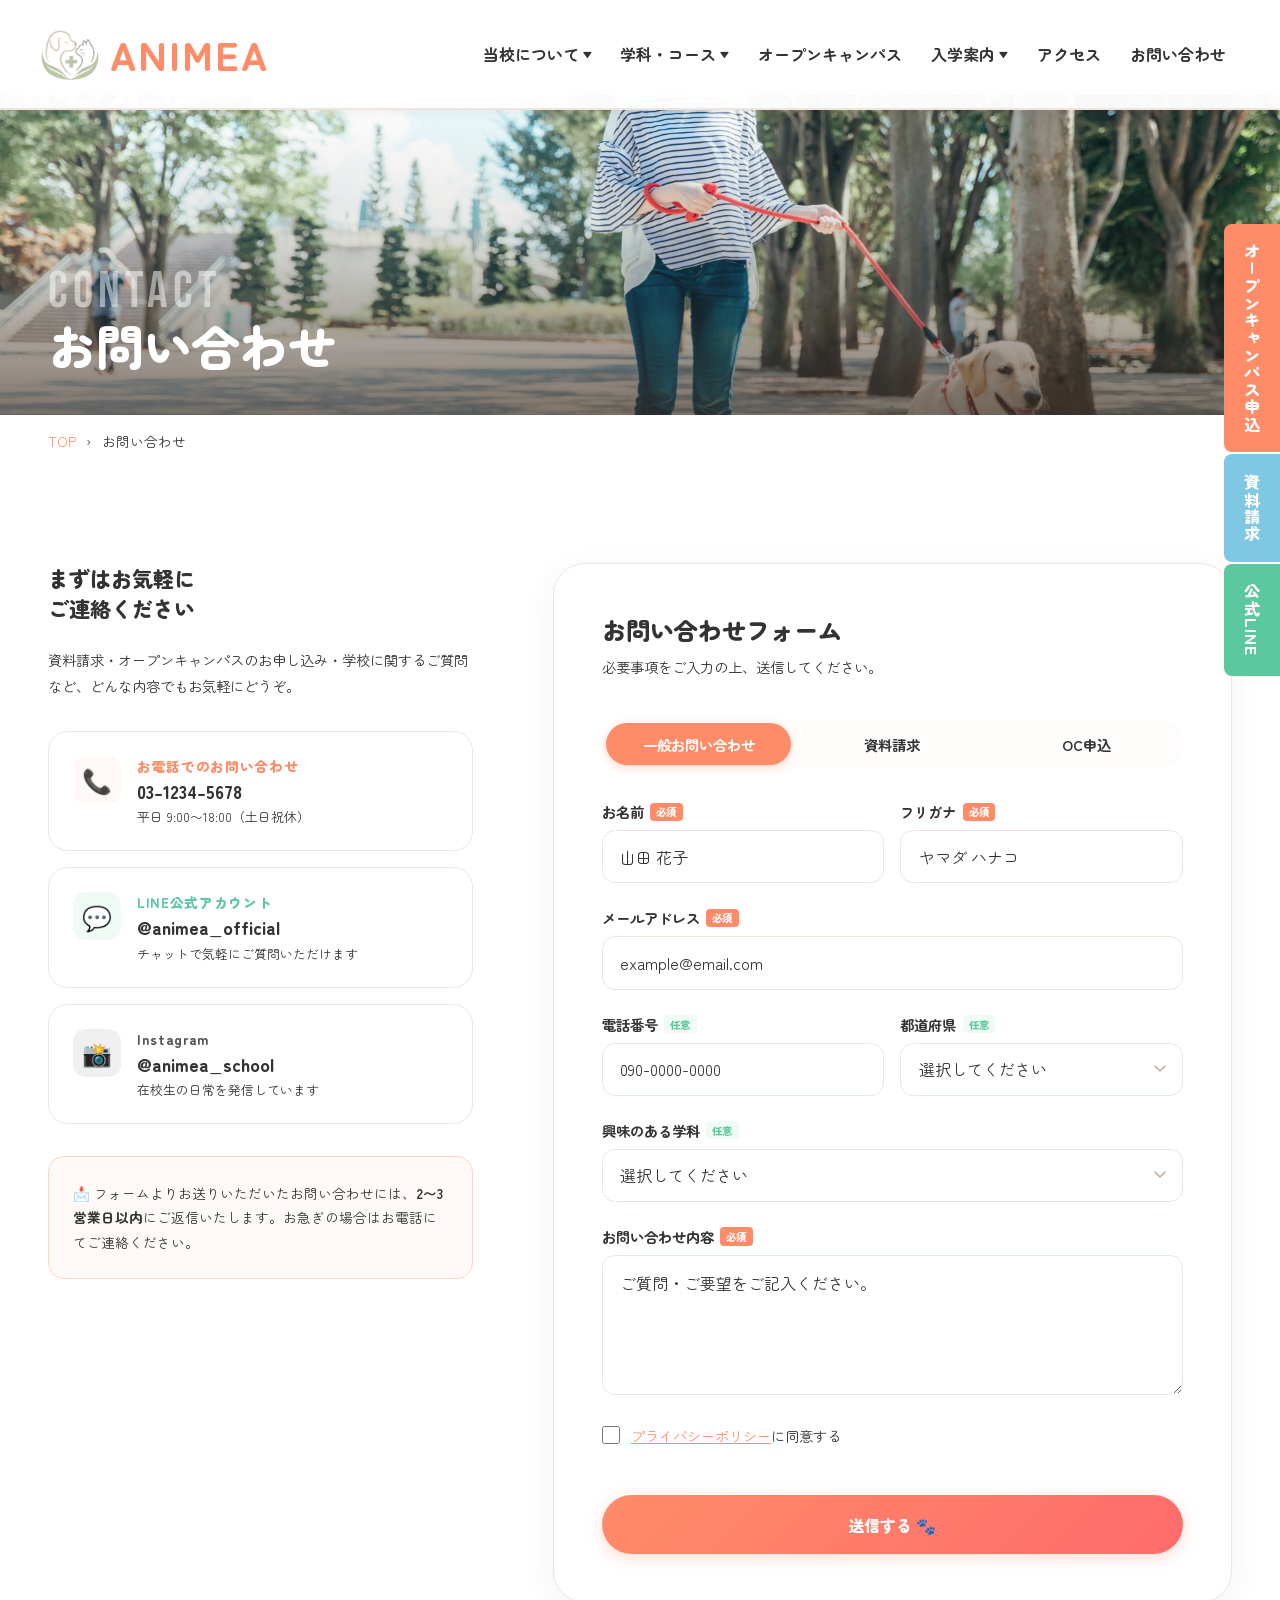
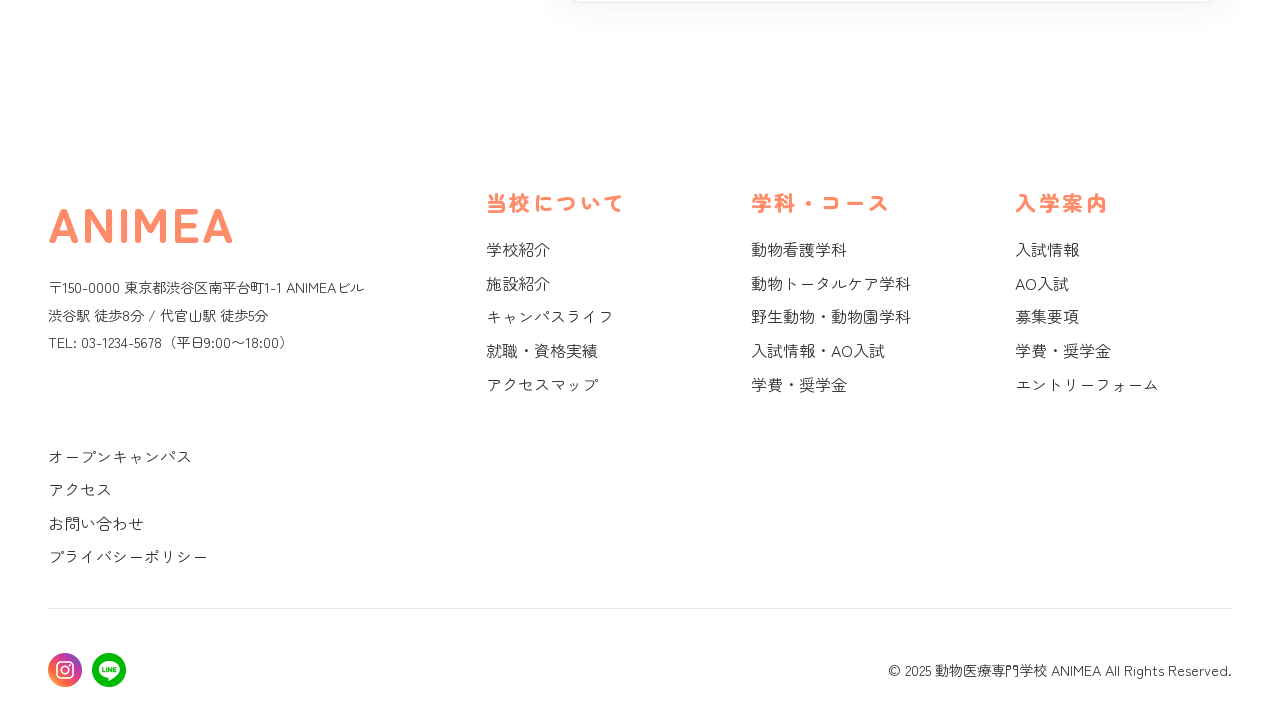
<file: contact.html>
<!doctype html>
<html lang="ja">

<head>
    <meta charset="UTF-8" />
    <meta name="viewport" content="width=device-width, initial-scale=1.0" />
    <title>お問い合わせ | 動物医療専門学校 ANIMEA</title>
    <link rel="preconnect" href="https://fonts.googleapis.com" />
    <link rel="preconnect" href="https://fonts.gstatic.com" crossorigin />
    <link href="https://fonts.googleapis.com/css2?family=Zen+Maru+Gothic&display=swap" rel="stylesheet" />
    <link href="https://fonts.googleapis.com/css2?family=Bebas+Neue&display=swap" rel="stylesheet" />
    <link rel="stylesheet" href="style.css" />
    <style>
        /* ===== パンくず ===== */
        
        .breadcrumb {
            padding: 1rem 3rem;
            font-size: 0.85rem;
            color: var(--text-lt);
            max-width: 1280px;
            margin: 0 auto;
        }
        
        .breadcrumb a {
            color: var(--peach);
        }
        
        .breadcrumb span {
            margin: 0 0.4rem;
        }
        /* ===== ページヒーロー ===== */
        
        .page-hero {
            position: relative;
            height: 320px;
            overflow: hidden;
            display: flex;
            align-items: flex-end;
            margin-top: 95px;
        }
        
        .page-hero-img {
            position: absolute;
            inset: 0;
        }
        
        .page-hero-img img {
            width: 100%;
            height: 100%;
            object-fit: cover;
        }
        
        .page-hero-overlay {
            position: absolute;
            inset: 0;
            background: linear-gradient(to top, rgba(61, 43, 31, 0.65) 0%, rgba(61, 43, 31, 0.1) 60%, transparent 100%);
        }
        
        .page-hero-text {
            position: relative;
            z-index: 2;
            padding: 2.5rem 3rem;
            max-width: 1280px;
            margin: 0 auto;
            width: 100%;
        }
        
        .page-hero-en {
            font-family: 'Bebas Neue', sans-serif;
            font-size: clamp(2rem, 4vw, 3.5rem);
            color: rgba(255, 255, 255, 0.5);
            letter-spacing: 0.1em;
            line-height: 1;
            display: block;
        }
        
        .page-hero-ja {
            font-size: clamp(2rem, 4vw, 3rem);
            font-weight: 900;
            color: white;
            line-height: 1.2;
        }
        /* ===== お問い合わせセクション全体 ===== */
        
        .contact-section {
            padding: 6rem 0 8rem;
        }
        
        .contact-inner {
            max-width: 1280px;
            margin: 0 auto;
            padding: 0 3rem;
            display: grid;
            grid-template-columns: 1fr 1.6fr;
            gap: 5rem;
            align-items: start;
        }
        /* ===== 左カラム：問い合わせ方法 ===== */
        
        .contact-methods {}
        
        .contact-method-title {
            font-size: 1.3rem;
            font-weight: 900;
            color: var(--text);
            margin-bottom: 1.5rem;
        }
        
        .contact-method-card {
            background: white;
            border: 1.5px solid var(--border);
            border-radius: 1.2rem;
            padding: 1.5rem;
            margin-bottom: 1rem;
            display: flex;
            align-items: flex-start;
            gap: 1rem;
            transition: box-shadow 0.2s;
        }
        
        .contact-method-card:hover {
            box-shadow: 0 8px 24px rgba(61, 43, 31, 0.08);
        }
        
        .contact-method-icon {
            width: 48px;
            height: 48px;
            border-radius: 0.8rem;
            display: flex;
            align-items: center;
            justify-content: center;
            font-size: 1.5rem;
            flex-shrink: 0;
            background: var(--peach-bg);
        }
        
        .contact-method-info {}
        
        .contact-method-name {
            font-size: 0.85rem;
            font-weight: 800;
            color: var(--peach);
            letter-spacing: 0.05em;
            margin-bottom: 0.2rem;
        }
        
        .contact-method-val {
            font-size: 1.1rem;
            font-weight: 900;
            color: var(--text);
            margin-bottom: 0.2rem;
        }
        
        .contact-method-note {
            font-size: 0.8rem;
            color: var(--text-lt);
        }
        /* ===== フォーム ===== */
        
        .contact-form-wrap {
            background: white;
            border-radius: 2rem;
            padding: 3rem;
            border: 1.5px solid var(--border);
            box-shadow: 0 8px 32px rgba(61, 43, 31, 0.06);
        }
        
        .form-title {
            font-size: 1.5rem;
            font-weight: 900;
            color: var(--text);
            margin-bottom: 0.5rem;
        }
        
        .form-subtitle {
            font-size: 0.9rem;
            color: var(--text-lt);
            margin-bottom: 2.5rem;
            line-height: 1.7;
        }
        /* タブ切り替え */
        
        .form-tabs {
            display: flex;
            gap: 0.5rem;
            margin-bottom: 2rem;
            background: var(--cream);
            border-radius: 100px;
            padding: 4px;
        }
        
        .form-tab {
            flex: 1;
            padding: 0.65rem 1rem;
            border-radius: 100px;
            border: none;
            background: none;
            font-size: 0.9rem;
            font-weight: 700;
            color: var(--text-lt);
            cursor: pointer;
            transition: background 0.2s, color 0.2s;
            font-family: "Zen Maru Gothic", sans-serif;
        }
        
        .form-tab.active {
            background: var(--peach);
            color: white;
            box-shadow: 0 3px 10px rgba(255, 140, 105, 0.3);
        }
        /* フォームフィールド */
        
        .form-group {
            margin-bottom: 1.5rem;
        }
        
        .form-label {
            display: flex;
            align-items: center;
            gap: 0.4rem;
            font-size: 0.9rem;
            font-weight: 700;
            color: var(--text);
            margin-bottom: 0.5rem;
        }
        
        .form-required {
            background: var(--peach);
            color: white;
            font-size: 0.65rem;
            padding: 0.1rem 0.4rem;
            border-radius: 4px;
            font-weight: 800;
        }
        
        .form-optional {
            background: var(--mint-bg);
            color: var(--mint);
            font-size: 0.65rem;
            padding: 0.1rem 0.4rem;
            border-radius: 4px;
            font-weight: 800;
        }
        
        .form-input,
        .form-select,
        .form-textarea {
            width: 100%;
            padding: 0.85rem 1.1rem;
            border: 1.5px solid var(--border);
            border-radius: 0.8rem;
            font-size: 1rem;
            font-family: "Zen Maru Gothic", sans-serif;
            color: var(--text);
            background: white;
            transition: border-color 0.2s, box-shadow 0.2s;
            outline: none;
        }
        
        .form-input:focus,
        .form-select:focus,
        .form-textarea:focus {
            border-color: var(--peach);
            box-shadow: 0 0 0 3px rgba(255, 140, 105, 0.12);
        }
        
        .form-input::placeholder,
        .form-textarea::placeholder {
            color: var(--text-lt);
        }
        
        .form-textarea {
            height: 140px;
            resize: vertical;
            line-height: 1.7;
        }
        
        .form-select {
            appearance: none;
            background-image: url("data:image/svg+xml,%3Csvg xmlns='http://www.w3.org/2000/svg' width='12' height='8' viewBox='0 0 12 8'%3E%3Cpath d='M1 1l5 5 5-5' stroke='%23C0A898' stroke-width='1.5' fill='none' stroke-linecap='round'/%3E%3C/svg%3E");
            background-repeat: no-repeat;
            background-position: right 1rem center;
            padding-right: 2.5rem;
        }
        
        .form-row {
            display: grid;
            grid-template-columns: 1fr 1fr;
            gap: 1rem;
        }
        /* チェックボックス */
        
        .form-check {
            display: flex;
            align-items: flex-start;
            gap: 0.7rem;
            font-size: 0.9rem;
            color: var(--text);
            line-height: 1.6;
            cursor: pointer;
        }
        
        .form-check input[type="checkbox"] {
            width: 18px;
            height: 18px;
            flex-shrink: 0;
            accent-color: var(--peach);
            cursor: pointer;
            margin-top: 2px;
        }
        
        .form-check a {
            color: var(--peach);
            text-decoration: underline;
        }
        /* 送信ボタン */
        
        .form-submit {
            width: 100%;
            padding: 1.1rem;
            background: linear-gradient(135deg, var(--peach), #FF6B6B);
            color: white;
            border: none;
            border-radius: 100px;
            font-size: 1rem;
            font-weight: 800;
            font-family: "Zen Maru Gothic", sans-serif;
            cursor: pointer;
            box-shadow: 0 4px 16px rgba(255, 140, 105, 0.3);
            transition: transform 0.2s, box-shadow 0.2s;
            margin-top: 1.5rem;
        }
        
        .form-submit:hover {
            transform: translateY(-2px);
            box-shadow: 0 8px 24px rgba(255, 140, 105, 0.4);
        }
        /* サンクスメッセージ（送信後） */
        
        .form-thanks {
            display: none;
            text-align: center;
            padding: 3rem 2rem;
        }
        
        .form-thanks-icon {
            font-size: 4rem;
            margin-bottom: 1rem;
        }
        
        .form-thanks-title {
            font-size: 1.5rem;
            font-weight: 900;
            color: var(--text);
            margin-bottom: 0.8rem;
        }
        
        .form-thanks-body {
            font-size: 0.95rem;
            color: var(--text-mid);
            line-height: 1.8;
        }
        /* レスポンシブ */
        
        @media (max-width: 1024px) {
            .contact-inner {
                grid-template-columns: 1fr;
                gap: 3rem;
            }
        }
        
        @media (max-width: 640px) {
            .page-hero {
                height: 240px;
                margin-top: 70px;
            }
            .page-hero-text {
                padding: 2rem 1.5rem;
            }
            .contact-form-wrap {
                padding: 2rem 1.5rem;
            }
            .form-row {
                grid-template-columns: 1fr;
            }
            .breadcrumb {
                padding: 1rem 1.5rem;
            }
        }
    </style>
</head>

<body>

    <!-- HEADER -->
    <header id="header">
        <!-- メインヘッダー行 -->
        <div class="header-main">
            <!-- ロゴ -->
            <a href="/" class="logo">
                <div class="logo-icon"><img src="image/logo.png" alt="ロゴ"></div>
                <div>
                    <div class="logo-name">ANIMEA</div>
                </div>
            </a>
            <!-- ハンバーガーボタン（1200px以下で表示） -->
            <button class="hamburger" id="hamburger" aria-label="メニューを開く" aria-expanded="false">
          <span></span>
          <span></span>
          <span></span>
        </button>
            <!-- グローバルナビ -->
            <nav class="gnav-wrap" id="gnavWrap">
                <ul class="gnav">
                    <li>
                        <a href="#">当校について <span class="gnav-arrow">▼</span></a>
                        <div class="dropdown">
                            <a href="#">学校紹介</a>
                            <a href="#">施設紹介</a>
                            <a href="#">キャンパスライフ</a>

                            <a href="#">めざせる資格</a>
                            <a href="#">就職実績</a>
                            <a href="#">先生紹介</a>
                        </div>
                    </li>
                    <li>
                        <a href="#">学科・コース <span class="gnav-arrow">▼</span></a>
                        <div class="dropdown">
                            <a href="#">動物看護学科</a>
                            <a href="#">動物トータルケア学科</a>
                            <a href="#">野生動物・動物園学科</a>
                        </div>
                    </li>
                    <li>
                        <a href="#">オープンキャンパス</a
              >

        </li>
        <li>
            <a href="#">入学案内 <span class="gnav-arrow">▼</span></a>
                        <div class="dropdown">
                            <a href="#">入試情報</a>
                            <a href="#">AO入試</a>
                            <a href="#">募集要項</a>
                            <a href="#">学費・奨学金</a>
                            <a href="#">エントリーフォーム</a>
                        </div>
                    </li>
                    <li><a href="#">アクセス</a></li>
                    <li><a href="#">お問い合わせ</a></li>
                </ul>
            </nav>
        </div>
    </header>

    <div class="side-btns">
        <a href="#" class="side-btn side-oc">オープンキャンパス申込</a>
        <a href="#" class="side-btn side-doc">資料請求</a>
        <a href="#" class="side-btn side-line">公式LINE</a>
    </div>

    <!-- ページヒーロー -->
    <div class="page-hero">
        <div class="page-hero-img">
            <img src="image/campus2.jpg" alt="お問い合わせ">
        </div>
        <div class="page-hero-overlay"></div>
        <div class="page-hero-text">
            <span class="page-hero-en">CONTACT</span>
            <div class="page-hero-ja">お問い合わせ</div>
        </div>
    </div>

    <!-- パンくず -->
    <nav class="breadcrumb">
        <a href="index.html">TOP</a>
        <span>›</span> お問い合わせ
    </nav>

    <!-- お問い合わせ本文 -->
    <section class="contact-section">
        <div class="contact-inner">

            <!-- 左：問い合わせ方法 -->
            <div class="contact-methods reveal">
                <div class="contact-method-title">まずはお気軽に<br>ご連絡ください</div>
                <p style="font-size:0.9rem; color:var(--text-mid); line-height:1.8; margin-bottom:2rem;">
                    資料請求・オープンキャンパスのお申し込み・学校に関するご質問など、どんな内容でもお気軽にどうぞ。
                </p>

                <div class="contact-method-card">
                    <div class="contact-method-icon">📞</div>
                    <div class="contact-method-info">
                        <div class="contact-method-name">お電話でのお問い合わせ</div>
                        <div class="contact-method-val">03-1234-5678</div>
                        <div class="contact-method-note">平日 9:00〜18:00（土日祝休）</div>
                    </div>
                </div>

                <div class="contact-method-card">
                    <div class="contact-method-icon" style="background:var(--mint-bg);">💬</div>
                    <div class="contact-method-info">
                        <div class="contact-method-name" style="color:var(--mint);">LINE公式アカウント</div>
                        <div class="contact-method-val">@animea_official</div>
                        <div class="contact-method-note">チャットで気軽にご質問いただけます</div>
                    </div>
                </div>

                <div class="contact-method-card">
                    <div class="contact-method-icon" style="background:#f0f0f0;">📸</div>
                    <div class="contact-method-info">
                        <div class="contact-method-name" style="color:#555;">Instagram</div>
                        <div class="contact-method-val">@animea_school</div>
                        <div class="contact-method-note">在校生の日常を発信しています</div>
                    </div>
                </div>

                <div style="margin-top:2rem; padding:1.5rem; background:var(--peach-bg); border-radius:1rem; border:1px solid var(--peach-lt);">
                    <p style="font-size:0.85rem; color:var(--text-mid); line-height:1.8;">
                        📩 フォームよりお送りいただいたお問い合わせには、<strong>2〜3営業日以内</strong>にご返信いたします。お急ぎの場合はお電話にてご連絡ください。
                    </p>
                </div>
            </div>

            <!-- 右：フォーム -->
            <div class="contact-form-wrap reveal">
                <div class="form-title">お問い合わせフォーム</div>
                <div class="form-subtitle">必要事項をご入力の上、送信してください。</div>

                <!-- タブ -->
                <div class="form-tabs">
                    <button class="form-tab active" data-tab="general">一般お問い合わせ</button>
                    <button class="form-tab" data-tab="document">資料請求</button>
                    <button class="form-tab" data-tab="oc">OC申込</button>
                </div>

                <!-- フォーム本体 -->
                <form id="contactForm" novalidate>

                    <div class="form-row">
                        <div class="form-group">
                            <label class="form-label">
                  お名前
                  <span class="form-required">必須</span>
                </label>
                            <input type="text" class="form-input" placeholder="山田 花子" required>
                        </div>
                        <div class="form-group">
                            <label class="form-label">
                  フリガナ
                  <span class="form-required">必須</span>
                </label>
                            <input type="text" class="form-input" placeholder="ヤマダ ハナコ" required>
                        </div>
                    </div>

                    <div class="form-group">
                        <label class="form-label">
                メールアドレス
                <span class="form-required">必須</span>
              </label>
                        <input type="email" class="form-input" placeholder="example@email.com" required>
                    </div>

                    <div class="form-row">
                        <div class="form-group">
                            <label class="form-label">
                  電話番号
                  <span class="form-optional">任意</span>
                </label>
                            <input type="tel" class="form-input" placeholder="090-0000-0000">
                        </div>
                        <div class="form-group">
                            <label class="form-label">
                  都道府県
                  <span class="form-optional">任意</span>
                </label>
                            <select class="form-select">
                  <option value="">選択してください</option>
                  <option>東京都</option>
                  <option>神奈川県</option>
                  <option>埼玉県</option>
                  <option>千葉県</option>
                  <option>その他</option>
                </select>
                        </div>
                    </div>

                    <div class="form-group" id="courseGroup">
                        <label class="form-label">
                興味のある学科
                <span class="form-optional">任意</span>
              </label>
                        <select class="form-select">
                <option value="">選択してください</option>
                <option>動物看護学科（3年制）</option>
                <option>動物トータルケア学科（2年制）</option>
                <option>野生動物・動物園学科（2年制）</option>
                <option>まだ決まっていない</option>
              </select>
                    </div>

                    <div class="form-group" id="messageGroup">
                        <label class="form-label">
                お問い合わせ内容
                <span class="form-required">必須</span>
              </label>
                        <textarea class="form-textarea" placeholder="ご質問・ご要望をご記入ください。" required></textarea>
                    </div>

                    <!-- OC希望日（OC申込タブのみ表示） -->
                    <div class="form-group" id="ocDateGroup" style="display:none;">
                        <label class="form-label">
                希望日程
                <span class="form-required">必須</span>
              </label>
                        <select class="form-select">
                <option value="">選択してください</option>
                <option>2025年7月20日（日）午後｜動物看護師体験</option>
                <option>2025年7月20日（日）午後｜トリミング体験</option>
                <option>2025年7月27日（日）午前｜AO入試説明会</option>
                <option>2025年8月3日（日）午後｜ペットセラピー体験</option>
              </select>
                    </div>

                    <div class="form-group">
                        <label class="form-check">
                <input type="checkbox" required>
                <span><a href="#">プライバシーポリシー</a>に同意する</span>
              </label>
                    </div>

                    <button type="submit" class="form-submit">送信する 🐾</button>
                </form>

                <!-- 送信後サンクス -->
                <div class="form-thanks" id="formThanks">
                    <div class="form-thanks-icon">🐾</div>
                    <div class="form-thanks-title">送信が完了しました！</div>
                    <p class="form-thanks-body">
                        お問い合わせありがとうございます。<br> 2〜3営業日以内にご入力のメールアドレス宛にご返信いたします。
                        <br><br>
                        <small style="color:var(--text-lt);">メールが届かない場合は、迷惑メールフォルダをご確認いただくか、お電話にてお問い合わせください。</small>
                    </p>
                </div>
            </div>

        </div>
    </section>

    <!-- フッター -->
    <footer>
        <div class="ft-inner">
            <div class="ft-top">
                <div>
                    <div class="ft-logo">
                        <div class="ft-logo-name">ANIMEA</div>
                    </div>
                    <p class="ft-address">
                        〒150-0000 東京都渋谷区南平台町1-1 ANIMEAビル<br> 渋谷駅 徒歩8分 / 代官山駅 徒歩5分<br> TEL: 03-1234-5678（平日9:00〜18:00）
                    </p>
                </div>
                <div>
                    <div class="ft-col-title">当校について</div>
                    <ul class="ft-col-links">
                        <li><a href="about.html">学校紹介</a></li>
                        <li><a href="#">施設紹介</a></li>
                        <li><a href="#">キャンパスライフ</a></li>
                        <li><a href="#">就職・資格実績</a></li>
                        <li><a href="#">アクセスマップ</a></li>
                    </ul>
                </div>
                <div>
                    <div class="ft-col-title">学科・コース</div>
                    <ul class="ft-col-links">
                        <li><a href="course.html">動物看護学科</a></li>
                        <li><a href="#">動物トータルケア学科</a></li>
                        <li><a href="#">野生動物・動物園学科</a></li>
                        <li><a href="#">入試情報・AO入試</a></li>
                        <li><a href="#">学費・奨学金</a></li>
                    </ul>
                </div>
                <div>
                    <div class="ft-col-title">入学案内</div>
                    <ul class="ft-col-links">
                        <li><a href="#">入試情報</a></li>
                        <li><a href="#">AO入試</a></li>
                        <li><a href="#">募集要項</a></li>
                        <li><a href="#">学費・奨学金</a></li>
                        <li><a href="#">エントリーフォーム</a></li>
                    </ul>
                </div>
                <div>
                    <ul class="ft-col-links">
                        <li><a href="#">オープンキャンパス</a></li>
                        <li><a href="#">アクセス</a></li>
                        <li><a href="#">お問い合わせ</a></li>
                        <li><a href="#">プライバシーポリシー</a></li>
                    </ul>
                </div>
            </div>
            <div class="ft-bottom">
                <div class="ft-sns">
                    <a href="#"><img src="image/instagram_logo.png" alt="公式Instagram"></a>
                    <a href="#"><img src="image/line_logo_icon.png" alt="公式LINE"></a>
                </div>
                <div>© 2025 動物医療専門学校 ANIMEA All Rights Reserved.</div>
            </div>
        </div>
    </footer>

    <script src="script.js"></script>
    <script>
        // タブ切り替え
        document.querySelectorAll('.form-tab').forEach((tab) => {
            tab.addEventListener('click', () => {
                document.querySelectorAll('.form-tab').forEach(t => t.classList.remove('active'));
                tab.classList.add('active');
                const type = tab.dataset.tab;
                // OC申込のみ日程セレクトを表示
                document.getElementById('ocDateGroup').style.display = type === 'oc' ? 'block' : 'none';
            });
        });

        // フォーム送信（デモ）
        document.getElementById('contactForm').addEventListener('submit', (e) => {
            e.preventDefault();
            document.getElementById('contactForm').style.display = 'none';
            document.getElementById('formThanks').style.display = 'block';
        });
    </script>
</body>

</html>
</file>
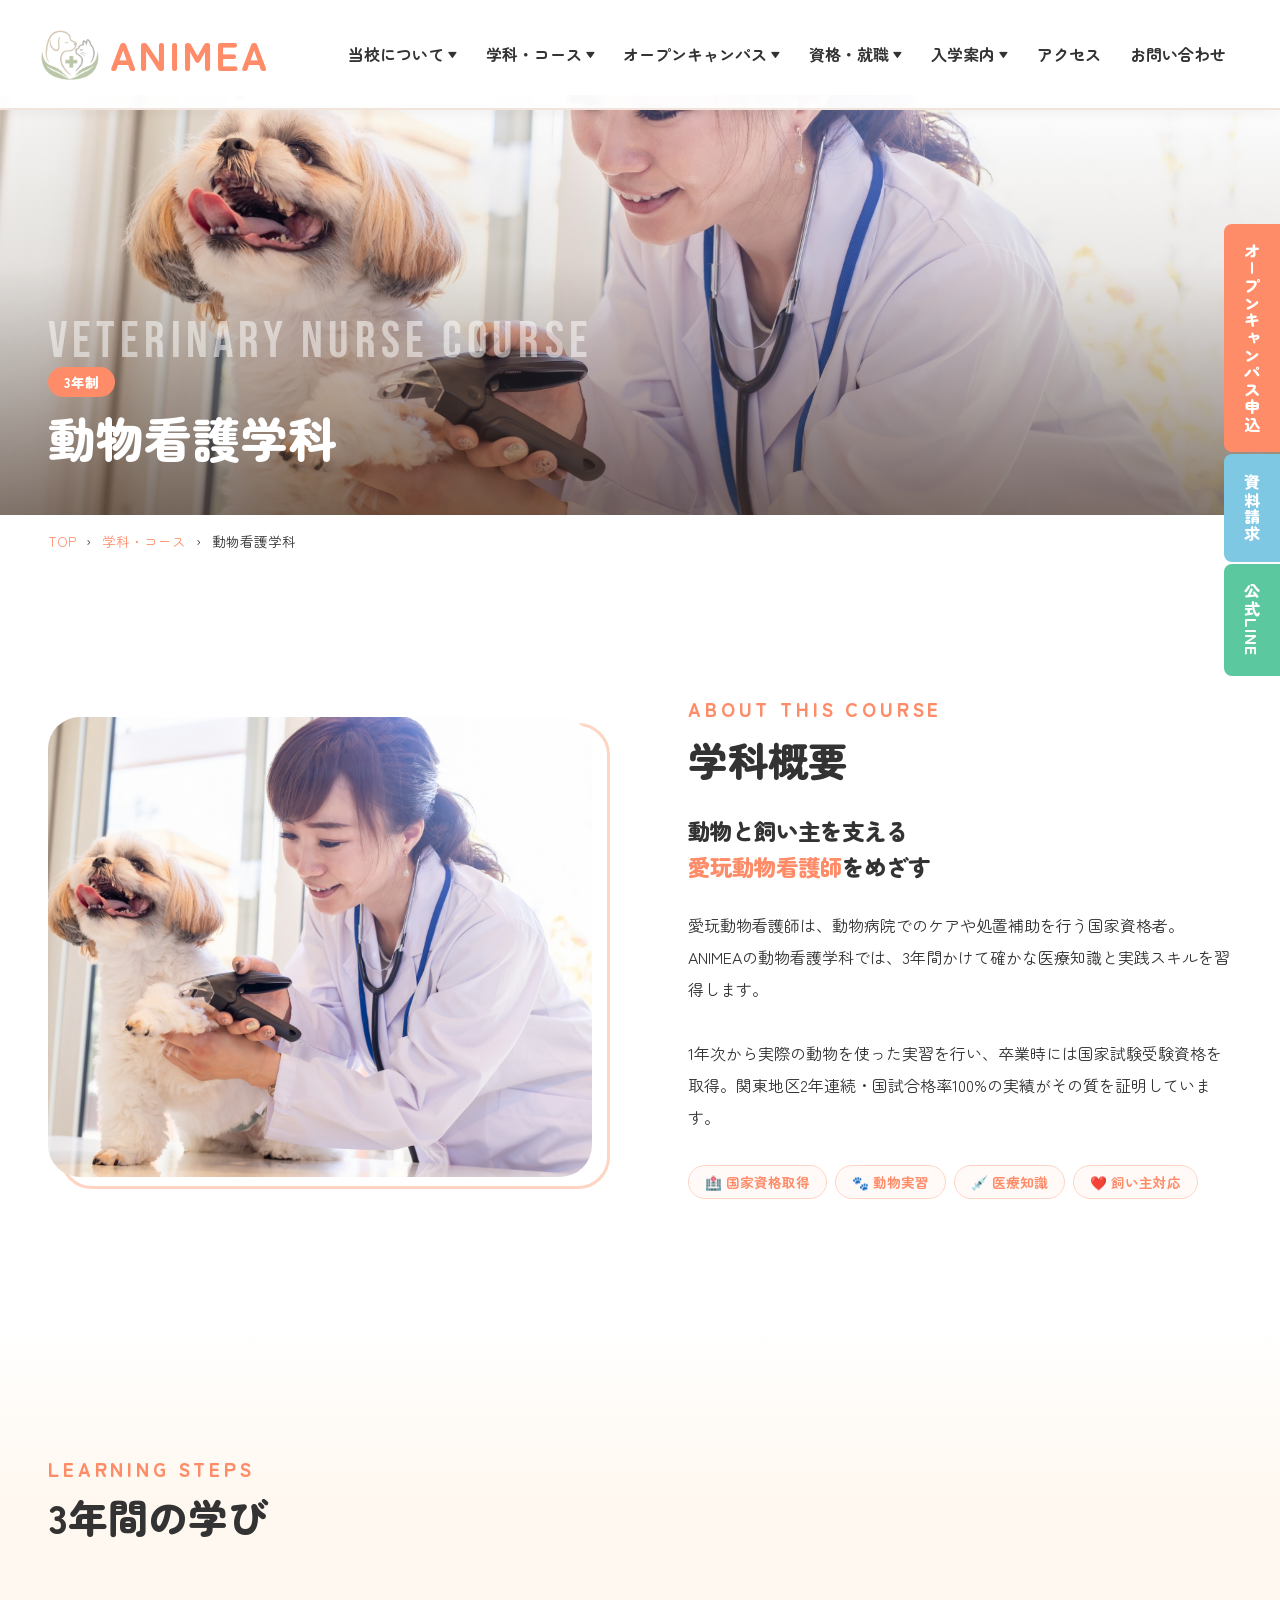
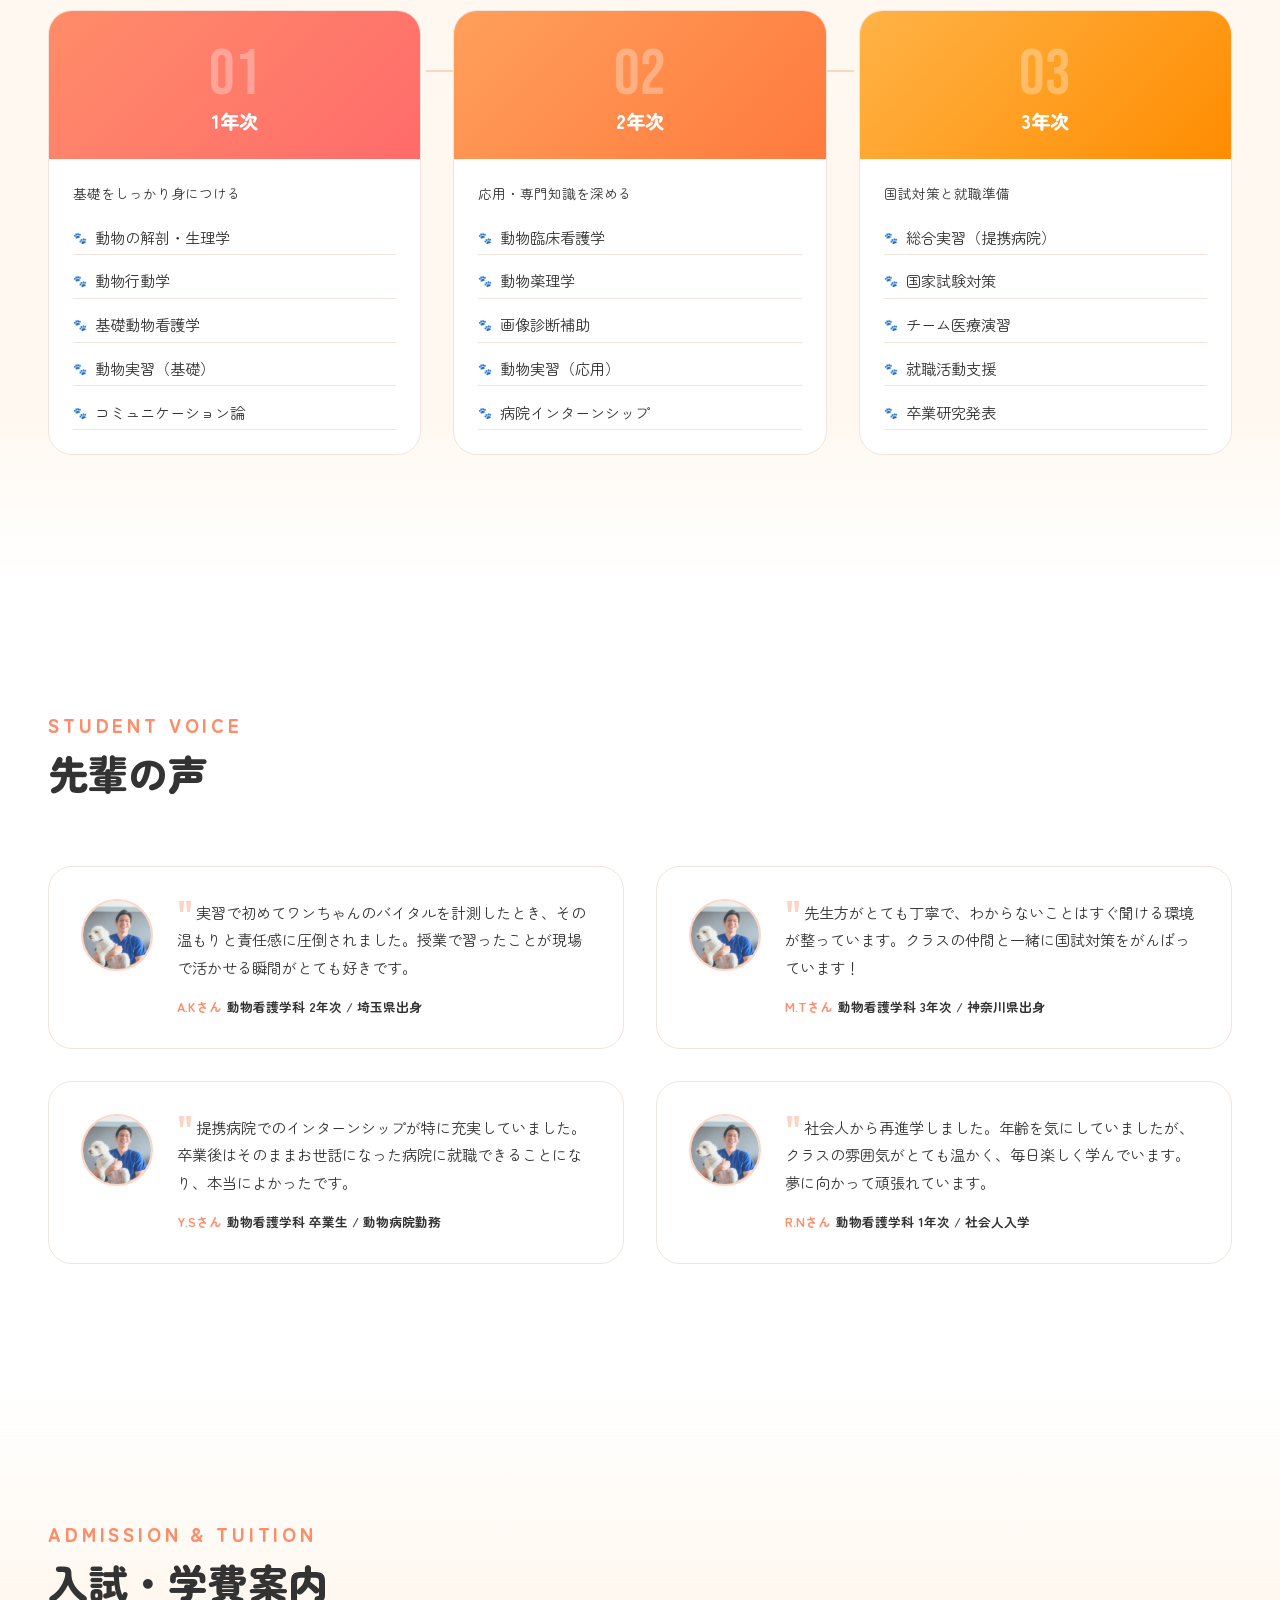
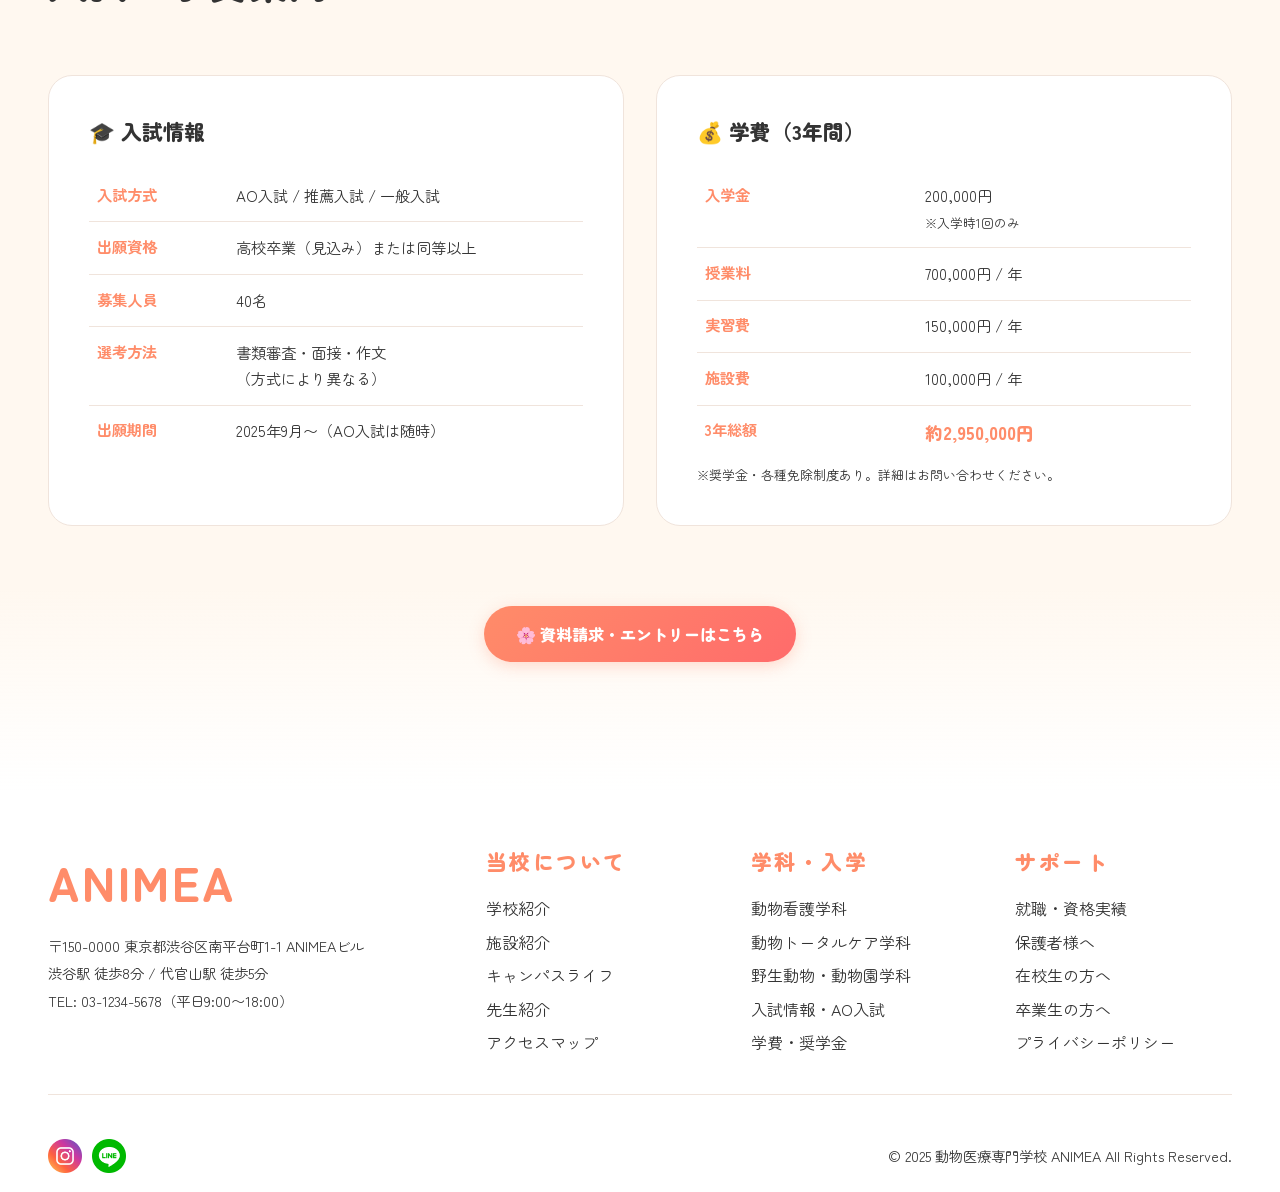
<file: course.html>
<!doctype html>
<html lang="ja">

<head>
    <meta charset="UTF-8" />
    <meta name="viewport" content="width=device-width, initial-scale=1.0" />
    <title>動物看護学科 | 動物医療専門学校 ANIMEA</title>
    <link rel="preconnect" href="https://fonts.googleapis.com" />
    <link rel="preconnect" href="https://fonts.gstatic.com" crossorigin />
    <link href="https://fonts.googleapis.com/css2?family=Zen+Maru+Gothic&display=swap" rel="stylesheet" />
    <link href="https://fonts.googleapis.com/css2?family=Bebas+Neue&display=swap" rel="stylesheet" />
    <link rel="stylesheet" href="style.css" />
    <style>
        /* ===== パンくず ===== */
        
        .breadcrumb {
            padding: 1rem 3rem;
            font-size: 0.85rem;
            color: var(--text-lt);
            max-width: 1280px;
            margin: 0 auto;
        }
        
        .breadcrumb a {
            color: var(--peach);
        }
        
        .breadcrumb span {
            margin: 0 0.4rem;
        }
        /* ===== ページヒーロー ===== */
        
        .page-hero {
            position: relative;
            height: 420px;
            overflow: hidden;
            display: flex;
            align-items: flex-end;
            margin-top: 95px;
        }
        
        .page-hero-img {
            position: absolute;
            inset: 0;
        }
        
        .page-hero-img img {
            width: 100%;
            height: 100%;
            object-fit: cover;
        }
        
        .page-hero-overlay {
            position: absolute;
            inset: 0;
            background: linear-gradient(to top, rgba(61, 43, 31, 0.65) 0%, rgba(61, 43, 31, 0.1) 60%, transparent 100%);
        }
        
        .page-hero-text {
            position: relative;
            z-index: 2;
            padding: 3rem;
            max-width: 1280px;
            margin: 0 auto;
            width: 100%;
        }
        
        .page-hero-en {
            font-family: 'Bebas Neue', sans-serif;
            font-size: clamp(2rem, 4vw, 3.5rem);
            color: rgba(255, 255, 255, 0.5);
            letter-spacing: 0.1em;
            line-height: 1;
            display: block;
        }
        
        .page-hero-ja {
            font-size: clamp(2rem, 4vw, 3rem);
            font-weight: 900;
            color: white;
            line-height: 1.2;
        }
        
        .page-hero-badge {
            display: inline-block;
            background: var(--peach);
            color: white;
            padding: 0.3rem 1rem;
            border-radius: 100px;
            font-size: 0.85rem;
            font-weight: 800;
            margin-bottom: 0.8rem;
        }
        /* ===== 学科概要 ===== */
        
        .overview-inner {
            display: grid;
            grid-template-columns: 1fr 1fr;
            gap: 6rem;
            align-items: center;
        }
        
        .overview-img {
            position: relative;
        }
        
        .overview-img img {
            width: 100%;
            height: 460px;
            object-fit: cover;
            border-radius: 2rem;
        }
        
        .overview-img::before {
            content: '';
            position: absolute;
            bottom: -12px;
            left: 12px;
            width: 100%;
            height: 100%;
            border: 3px solid var(--peach-lt);
            border-radius: 2rem;
            z-index: -1;
        }
        
        .overview-text {}
        
        .overview-lead {
            font-size: 1.4rem;
            font-weight: 900;
            color: var(--text);
            line-height: 1.6;
            margin-bottom: 1.5rem;
        }
        
        .overview-lead .c-pink {
            color: var(--peach);
        }
        
        .overview-body {
            font-size: 1rem;
            color: var(--text-mid);
            line-height: 2;
            margin-bottom: 2rem;
        }
        
        .overview-tags {
            display: flex;
            flex-wrap: wrap;
            gap: 0.5rem;
        }
        
        .overview-tag {
            background: var(--peach-bg);
            color: var(--peach);
            padding: 0.4rem 1rem;
            border-radius: 100px;
            font-size: 0.85rem;
            font-weight: 700;
            border: 1px solid var(--peach-lt);
        }
        /* ===== 学びのステップ ===== */
        
        .steps-section {
            padding: 8rem 0;
            background: linear-gradient(to bottom, #ffffff00 0%, #FFF8F0 20%, #FFF8F0 80%, #ffffff00 100%);
        }
        
        .steps-grid {
            display: grid;
            grid-template-columns: repeat(3, 1fr);
            gap: 2rem;
            margin-top: 3rem;
            position: relative;
        }
        /* 矢印線 */
        
        .steps-grid::before {
            content: '';
            position: absolute;
            top: 60px;
            left: calc(33.3% - 1rem);
            right: calc(33.3% - 1rem);
            height: 2px;
            background: linear-gradient(to right, var(--peach-lt), var(--peach-lt));
            z-index: 0;
        }
        
        .step-card {
            background: white;
            border-radius: 1.5rem;
            overflow: hidden;
            border: 1.5px solid var(--border);
            position: relative;
            z-index: 1;
            transition: transform 0.2s, box-shadow 0.2s;
        }
        
        .step-card:hover {
            transform: translateY(-4px);
            box-shadow: 0 12px 32px rgba(255, 140, 105, 0.12);
        }
        
        .step-card-head {
            background: linear-gradient(135deg, var(--peach), #FF6B6B);
            padding: 2rem 1.5rem 1.5rem;
            text-align: center;
        }
        
        .step-num {
            font-family: 'Bebas Neue', sans-serif;
            font-size: 4rem;
            color: rgba(255, 255, 255, 0.3);
            line-height: 1;
        }
        
        .step-year {
            font-size: 1.2rem;
            font-weight: 900;
            color: white;
        }
        
        .step-card-body {
            padding: 1.5rem;
        }
        
        .step-subject-list {
            list-style: none;
            display: grid;
            gap: 0.5rem;
        }
        
        .step-subject-list li {
            display: flex;
            align-items: center;
            gap: 0.5rem;
            font-size: 0.95rem;
            color: var(--text);
            padding: 0.4rem 0;
            border-bottom: 1px solid var(--border);
        }
        
        .step-subject-list li::before {
            content: '🐾';
            font-size: 0.7rem;
        }
        /* ===== 先輩の声 ===== */
        
        .voice-grid {
            display: grid;
            grid-template-columns: repeat(2, 1fr);
            gap: 2rem;
            margin-top: 3rem;
        }
        
        .voice-card {
            background: white;
            border-radius: 1.5rem;
            padding: 2rem;
            border: 1.5px solid var(--border);
            display: flex;
            gap: 1.5rem;
            align-items: flex-start;
            transition: box-shadow 0.2s;
        }
        
        .voice-card:hover {
            box-shadow: 0 8px 24px rgba(61, 43, 31, 0.08);
        }
        
        .voice-avatar {
            width: 72px;
            height: 72px;
            border-radius: 50%;
            overflow: hidden;
            flex-shrink: 0;
            border: 2px solid var(--peach-lt);
        }
        
        .voice-avatar img {
            width: 100%;
            height: 100%;
            object-fit: cover;
        }
        
        .voice-body {}
        
        .voice-quote {
            font-size: 0.95rem;
            color: var(--text);
            line-height: 1.8;
            margin-bottom: 1rem;
            position: relative;
        }
        
        .voice-quote::before {
            content: '"';
            font-family: 'Bebas Neue', sans-serif;
            font-size: 3rem;
            color: var(--peach-lt);
            line-height: 0;
            vertical-align: -1rem;
            margin-right: 0.2rem;
        }
        
        .voice-name {
            font-size: 0.8rem;
            font-weight: 700;
            color: var(--text-lt);
        }
        
        .voice-name strong {
            color: var(--peach);
            margin-right: 0.3rem;
        }
        /* ===== 入試・学費 ===== */
        
        .admission-grid {
            display: grid;
            grid-template-columns: 1fr 1fr;
            gap: 2rem;
            margin-top: 3rem;
        }
        
        .admission-card {
            background: white;
            border-radius: 1.5rem;
            padding: 2.5rem;
            border: 1.5px solid var(--border);
        }
        
        .admission-card-title {
            font-size: 1.3rem;
            font-weight: 900;
            color: var(--text);
            margin-bottom: 1.5rem;
            display: flex;
            align-items: center;
            gap: 0.5rem;
        }
        
        .admission-table {
            width: 100%;
            border-collapse: collapse;
        }
        
        .admission-table tr {
            border-bottom: 1px solid var(--border);
        }
        
        .admission-table tr:last-child {
            border-bottom: none;
        }
        
        .admission-table td {
            padding: 0.8rem 0.5rem;
            font-size: 0.95rem;
            vertical-align: top;
        }
        
        .admission-table td:first-child {
            font-weight: 700;
            color: var(--peach);
            min-width: 100px;
            white-space: nowrap;
        }
        
        .admission-table td:last-child {
            color: var(--text);
            line-height: 1.7;
        }
        
        .btn-apply {
            display: inline-flex;
            align-items: center;
            gap: 0.5rem;
            margin-top: 2rem;
            background: linear-gradient(135deg, var(--peach), #FF6B6B);
            color: white;
            padding: 1rem 2rem;
            border-radius: 100px;
            font-size: 1rem;
            font-weight: 800;
            box-shadow: 0 4px 16px rgba(255, 140, 105, 0.3);
            transition: transform 0.2s, box-shadow 0.2s;
        }
        
        .btn-apply:hover {
            transform: translateY(-3px);
            box-shadow: 0 8px 24px rgba(255, 140, 105, 0.4);
        }
        /* レスポンシブ */
        
        @media (max-width: 1024px) {
            .overview-inner {
                grid-template-columns: 1fr;
                gap: 3rem;
            }
            .steps-grid {
                grid-template-columns: 1fr;
            }
            .steps-grid::before {
                display: none;
            }
            .voice-grid {
                grid-template-columns: 1fr;
            }
            .admission-grid {
                grid-template-columns: 1fr;
            }
        }
        
        @media (max-width: 640px) {
            .page-hero {
                height: 280px;
                margin-top: 70px;
            }
            .page-hero-text {
                padding: 2rem 1.5rem;
            }
        }
    </style>
</head>

<body>

    <!-- HEADER -->
    <header id="header">
        <div class="header-main">
            <a href="index.html" class="logo">
                <div class="logo-icon"><img src="image/logo.png" alt="ロゴ"></div>
                <div>
                    <div class="logo-name">ANIMEA</div>
                </div>
            </a>
            <button class="hamburger" id="hamburger" aria-label="メニューを開く" aria-expanded="false">
          <span></span><span></span><span></span>
        </button>
            <nav class="gnav-wrap" id="gnavWrap">
                <ul class="gnav">
                    <li>
                        <a href="#">当校について <span class="gnav-arrow">▼</span></a>
                        <div class="dropdown">
                            <a href="about.html">学校紹介</a>
                            <a href="#">施設紹介</a>
                            <a href="#">キャンパスライフ</a>
                            <a href="#">先生紹介</a>
                            <a href="#">クラブ・課外活動</a>
                        </div>
                    </li>
                    <li>
                        <a href="#">学科・コース <span class="gnav-arrow">▼</span></a>
                        <div class="dropdown">
                            <a href="course.html">動物看護学科</a>
                            <a href="#">動物トータルケア学科</a>
                            <a href="#">野生動物・動物園学科</a>
                        </div>
                    </li>
                    <li>
                        <a href="#">オープンキャンパス <span class="gnav-arrow">▼</span></a>
                        <div class="dropdown">
                            <a href="#">OC・イベント一覧</a>
                            <a href="#">オンラインOC</a>
                            <a href="#">学校見学・個別相談</a>
                            <a href="#">進路相談会</a>
                        </div>
                    </li>
                    <li>
                        <a href="#">資格・就職 <span class="gnav-arrow">▼</span></a>
                        <div class="dropdown">
                            <a href="#">めざせる資格</a>
                            <a href="#">就職実績</a>
                            <a href="#">卒業生メッセージ</a>
                        </div>
                    </li>
                    <li>
                        <a href="#">入学案内 <span class="gnav-arrow">▼</span></a>
                        <div class="dropdown">
                            <a href="#">入試情報</a>
                            <a href="#">AO入試</a>
                            <a href="#">募集要項</a>
                            <a href="#">学費・奨学金</a>
                            <a href="contact.html">エントリーフォーム</a>
                        </div>
                    </li>
                    <li><a href="#">アクセス</a></li>
                    <li><a href="contact.html">お問い合わせ</a></li>
                </ul>
            </nav>
        </div>
    </header>

    <div class="side-btns">
        <a href="#" class="side-btn side-oc">オープンキャンパス申込</a>
        <a href="#" class="side-btn side-doc">資料請求</a>
        <a href="#" class="side-btn side-line">公式LINE</a>
    </div>

    <!-- ページヒーロー -->
    <div class="page-hero">
        <div class="page-hero-img">
            <img src="image/nursing.jpg" alt="動物看護学科">
        </div>
        <div class="page-hero-overlay"></div>
        <div class="page-hero-text">
            <span class="page-hero-en">VETERINARY NURSE COURSE</span>
            <div class="page-hero-badge">3年制</div>
            <div class="page-hero-ja">動物看護学科</div>
        </div>
    </div>

    <!-- パンくず -->
    <nav class="breadcrumb">
        <a href="index.html">TOP</a>
        <span>›</span>
        <a href="#">学科・コース</a>
        <span>›</span> 動物看護学科
    </nav>

    <!-- 学科概要 -->
    <section class="section">
        <div class="container">
            <div class="overview-inner">
                <div class="overview-img reveal">
                    <img src="image/nursing.jpg" alt="動物看護学科">
                </div>
                <div class="overview-text reveal">
                    <div class="sec-en" style="margin-bottom:0.5rem;">ABOUT THIS COURSE</div>
                    <div class="sec-title" style="margin-bottom:1.5rem;">学科概要</div>
                    <p class="overview-lead">
                        動物と飼い主を支える<br>
                        <span class="c-pink">愛玩動物看護師</span>をめざす
                    </p>
                    <p class="overview-body">
                        愛玩動物看護師は、動物病院でのケアや処置補助を行う国家資格者。ANIMEAの動物看護学科では、3年間かけて確かな医療知識と実践スキルを習得します。<br><br> 1年次から実際の動物を使った実習を行い、卒業時には国家試験受験資格を取得。関東地区2年連続・国試合格率100%の実績がその質を証明しています。
                    </p>
                    <div class="overview-tags">
                        <span class="overview-tag">🏥 国家資格取得</span>
                        <span class="overview-tag">🐾 動物実習</span>
                        <span class="overview-tag">💉 医療知識</span>
                        <span class="overview-tag">❤️ 飼い主対応</span>
                    </div>
                </div>
            </div>
        </div>
    </section>

    <!-- 学びのステップ -->
    <section class="steps-section">
        <div class="container">
            <div class="sec-head reveal" style="border-bottom:none;">
                <div class="sec-head-left">
                    <div class="sec-en">LEARNING STEPS</div>
                    <div class="sec-title">3年間の学び</div>
                </div>
            </div>
            <div class="steps-grid">

                <div class="step-card reveal d1">
                    <div class="step-card-head">
                        <div class="step-num">01</div>
                        <div class="step-year">1年次</div>
                    </div>
                    <div class="step-card-body">
                        <p style="font-size:0.85rem; color:var(--text-mid); margin-bottom:1rem;">基礎をしっかり身につける</p>
                        <ul class="step-subject-list">
                            <li>動物の解剖・生理学</li>
                            <li>動物行動学</li>
                            <li>基礎動物看護学</li>
                            <li>動物実習（基礎）</li>
                            <li>コミュニケーション論</li>
                        </ul>
                    </div>
                </div>

                <div class="step-card reveal d2">
                    <div class="step-card-head" style="background: linear-gradient(135deg, #FF9F5B, #FF7A3D);">
                        <div class="step-num">02</div>
                        <div class="step-year">2年次</div>
                    </div>
                    <div class="step-card-body">
                        <p style="font-size:0.85rem; color:var(--text-mid); margin-bottom:1rem;">応用・専門知識を深める</p>
                        <ul class="step-subject-list">
                            <li>動物臨床看護学</li>
                            <li>動物薬理学</li>
                            <li>画像診断補助</li>
                            <li>動物実習（応用）</li>
                            <li>病院インターンシップ</li>
                        </ul>
                    </div>
                </div>

                <div class="step-card reveal d3">
                    <div class="step-card-head" style="background: linear-gradient(135deg, #FFB347, #FF8C00);">
                        <div class="step-num">03</div>
                        <div class="step-year">3年次</div>
                    </div>
                    <div class="step-card-body">
                        <p style="font-size:0.85rem; color:var(--text-mid); margin-bottom:1rem;">国試対策と就職準備</p>
                        <ul class="step-subject-list">
                            <li>総合実習（提携病院）</li>
                            <li>国家試験対策</li>
                            <li>チーム医療演習</li>
                            <li>就職活動支援</li>
                            <li>卒業研究発表</li>
                        </ul>
                    </div>
                </div>

            </div>
        </div>
    </section>

    <!-- 先輩の声 -->
    <section class="section">
        <div class="container">
            <div class="sec-head reveal" style="border-bottom:none;">
                <div class="sec-head-left">
                    <div class="sec-en">STUDENT VOICE</div>
                    <div class="sec-title">先輩の声</div>
                </div>
            </div>
            <div class="voice-grid">

                <div class="voice-card reveal d1">
                    <div class="voice-avatar">
                        <img src="image/teacher.jpg" alt="">
                    </div>
                    <div class="voice-body">
                        <p class="voice-quote">実習で初めてワンちゃんのバイタルを計測したとき、その温もりと責任感に圧倒されました。授業で習ったことが現場で活かせる瞬間がとても好きです。</p>
                        <div class="voice-name"><strong>A.Kさん</strong>動物看護学科 2年次 / 埼玉県出身</div>
                    </div>
                </div>

                <div class="voice-card reveal d2">
                    <div class="voice-avatar">
                        <img src="image/teacher.jpg" alt="">
                    </div>
                    <div class="voice-body">
                        <p class="voice-quote">先生方がとても丁寧で、わからないことはすぐ聞ける環境が整っています。クラスの仲間と一緒に国試対策をがんばっています！</p>
                        <div class="voice-name"><strong>M.Tさん</strong>動物看護学科 3年次 / 神奈川県出身</div>
                    </div>
                </div>

                <div class="voice-card reveal d3">
                    <div class="voice-avatar">
                        <img src="image/teacher.jpg" alt="">
                    </div>
                    <div class="voice-body">
                        <p class="voice-quote">提携病院でのインターンシップが特に充実していました。卒業後はそのままお世話になった病院に就職できることになり、本当によかったです。</p>
                        <div class="voice-name"><strong>Y.Sさん</strong>動物看護学科 卒業生 / 動物病院勤務</div>
                    </div>
                </div>

                <div class="voice-card reveal d4">
                    <div class="voice-avatar">
                        <img src="image/teacher.jpg" alt="">
                    </div>
                    <div class="voice-body">
                        <p class="voice-quote">社会人から再進学しました。年齢を気にしていましたが、クラスの雰囲気がとても温かく、毎日楽しく学んでいます。夢に向かって頑張れています。</p>
                        <div class="voice-name"><strong>R.Nさん</strong>動物看護学科 1年次 / 社会人入学</div>
                    </div>
                </div>

            </div>
        </div>
    </section>

    <!-- 入試・学費案内 -->
    <section class="section" style="background: linear-gradient(to bottom, #ffffff00 0%, #FFF8F0 20%, #FFF8F0 80%, #ffffff00 100%);">
        <div class="container">
            <div class="sec-head reveal" style="border-bottom:none;">
                <div class="sec-head-left">
                    <div class="sec-en">ADMISSION & TUITION</div>
                    <div class="sec-title">入試・学費案内</div>
                </div>
            </div>
            <div class="admission-grid reveal">

                <div class="admission-card">
                    <div class="admission-card-title">🎓 入試情報</div>
                    <table class="admission-table">
                        <tr>
                            <td>入試方式</td>
                            <td>AO入試 / 推薦入試 / 一般入試</td>
                        </tr>
                        <tr>
                            <td>出願資格</td>
                            <td>高校卒業（見込み）または同等以上</td>
                        </tr>
                        <tr>
                            <td>募集人員</td>
                            <td>40名</td>
                        </tr>
                        <tr>
                            <td>選考方法</td>
                            <td>書類審査・面接・作文<br>（方式により異なる）</td>
                        </tr>
                        <tr>
                            <td>出願期間</td>
                            <td>2025年9月〜（AO入試は随時）</td>
                        </tr>
                    </table>
                </div>

                <div class="admission-card">
                    <div class="admission-card-title">💰 学費（3年間）</div>
                    <table class="admission-table">
                        <tr>
                            <td>入学金</td>
                            <td>200,000円<br><small style="color:var(--text-lt);">※入学時1回のみ</small></td>
                        </tr>
                        <tr>
                            <td>授業料</td>
                            <td>700,000円 / 年</td>
                        </tr>
                        <tr>
                            <td>実習費</td>
                            <td>150,000円 / 年</td>
                        </tr>
                        <tr>
                            <td>施設費</td>
                            <td>100,000円 / 年</td>
                        </tr>
                        <tr>
                            <td>3年総額</td>
                            <td style="font-weight:800; color:var(--peach); font-size:1.1rem;">約2,950,000円</td>
                        </tr>
                    </table>
                    <small style="color:var(--text-lt); font-size:0.8rem;">※奨学金・各種免除制度あり。詳細はお問い合わせください。</small>
                </div>

            </div>
            <div style="text-align:center; margin-top:3rem;" class="reveal">
                <a href="contact.html" class="btn-apply">🌸 資料請求・エントリーはこちら</a>
            </div>
        </div>
    </section>

    <!-- フッター -->
    <footer>
        <div class="ft-inner">
            <div class="ft-top">
                <div>
                    <div class="ft-logo">
                        <div class="ft-logo-name">ANIMEA</div>
                    </div>
                    <p class="ft-address">
                        〒150-0000 東京都渋谷区南平台町1-1 ANIMEAビル<br> 渋谷駅 徒歩8分 / 代官山駅 徒歩5分<br> TEL: 03-1234-5678（平日9:00〜18:00）
                    </p>
                </div>
                <div>
                    <div class="ft-col-title">当校について</div>
                    <ul class="ft-col-links">
                        <li><a href="about.html">学校紹介</a></li>
                        <li><a href="#">施設紹介</a></li>
                        <li><a href="#">キャンパスライフ</a></li>
                        <li><a href="#">先生紹介</a></li>
                        <li><a href="#">アクセスマップ</a></li>
                    </ul>
                </div>
                <div>
                    <div class="ft-col-title">学科・入学</div>
                    <ul class="ft-col-links">
                        <li><a href="course.html">動物看護学科</a></li>
                        <li><a href="#">動物トータルケア学科</a></li>
                        <li><a href="#">野生動物・動物園学科</a></li>
                        <li><a href="#">入試情報・AO入試</a></li>
                        <li><a href="#">学費・奨学金</a></li>
                    </ul>
                </div>
                <div>
                    <div class="ft-col-title">サポート</div>
                    <ul class="ft-col-links">
                        <li><a href="#">就職・資格実績</a></li>
                        <li><a href="#">保護者様へ</a></li>
                        <li><a href="#">在校生の方へ</a></li>
                        <li><a href="#">卒業生の方へ</a></li>
                        <li><a href="#">プライバシーポリシー</a></li>
                    </ul>
                </div>
            </div>
            <div class="ft-bottom">
                <div class="ft-sns">
                    <a href="#"><img src="image/instagram_logo.png" alt="公式Instagram"></a>
                    <a href="#"><img src="image/line_logo_icon.png" alt="公式LINE"></a>
                </div>
                <div>© 2025 動物医療専門学校 ANIMEA All Rights Reserved.</div>
            </div>
        </div>
    </footer>

    <script src="script.js"></script>
</body>

</html>
</file>
<file: style.css>
/* ===================================================
   CSS CUSTOM PROPERTIES（カラー変数）
=================================================== */
:root {
  --peach:     #FF8C69;
  --peach-d:   #E8714E;
  --peach-lt:  #FFD4C2;
  --peach-bg:  #fff5f083;
  --mint:      #5CC8A0;
  --mint-lt:   #C2EDD9;
  --mint-bg:   #F0FBF6;
  --yellow:    #FFD166;
  --sky:       #7EC8E3;
  --sky-lt:    #c0e3f0;
  --sky-bg:    #f4fcff;
  --cream:     #fffbf781;
  --border:    #F0E4DC;
  --white:     #ffffff88;
  
}

/* ===================================================
   RESET & BASE
=================================================== */
* { margin: 0; padding: 0; box-sizing: border-box; }
html { scroll-behavior: smooth; }
body {
  font-family: "Zen Maru Gothic",'M PLUS Rounded 1c', 'Noto Sans JP', sans-serif;
  background: var(--white);
  color: #333;
  overflow-x: hidden;
}
a { text-decoration: none; color: inherit; }
img { display: block; max-width: 100%; }

/* ===================================================
   HEADER & GLOBAL NAV
=================================================== */
#header {
  position: fixed; top: 0; left: 0; right: 0; z-index: 200;
  background: rgba(255, 255, 255, 0.97);
  border-bottom: 2px solid var(--border);
  box-shadow: 0 2px 12px rgba(61, 43, 31, 0.06);
}

.topbar-link {
  color: white;
  padding: 0.35rem 1.1rem;
  border-left: 1px solid rgba(255, 255, 255, 0.25);
  transition: background 0.15s;
}

.topbar-link:hover { background: rgba(255, 255, 255, 0.15); }

/* main header row */
.header-main {
  display: flex; align-items: center;
  justify-content: space-between;
  padding: 1.5rem 2.5rem;
}

.logo { display: flex; align-items: center; gap: 0.6rem; }

.logo-icon {
  width: 60px; 
  display: flex; 
  align-items: center; 
  justify-content: center;
  font-size: 3rem;
}

.logo-name {
  font-size: 2.5rem; font-weight: 900;
  color: var(--peach); letter-spacing: 0.05em; line-height: 1;
}

.logo-sub {
  font-size: 1.3rem; 
  color: var(--text-mid); 
  letter-spacing: 0.04em;
}
/* ハンバーガーボタン */
.hamburger {
  display: none;
  flex-direction: column;
  justify-content: center;
  gap: 5px;
  width: 44px; height: 44px;
  background: none; border: none;
  cursor: pointer; padding: 8px;
  border-radius: 0.5rem;
  transition: background 0.15s;
  z-index: 250;
  flex-shrink: 0;
}
.hamburger:hover { background: var(--peach-bg); }
.hamburger span {
  display: block;
  width: 100%; height: 2px;
  background: var(--text);
  border-radius: 2px;
  transition: transform 0.3s ease, opacity 0.3s ease;
  transform-origin: center;
}
/* ✕ 変形 */
.hamburger.open span:nth-child(1) { transform: translateY(7px) rotate(45deg); }
.hamburger.open span:nth-child(2) { opacity: 0; transform: scaleX(0); }
.hamburger.open span:nth-child(3) { transform: translateY(-7px) rotate(-45deg); }

/* ドロワー */
@media (max-width: 1200px) {
  .gnav          { display: none; }
  .gnav-wrap {
    position: fixed;
    top: 0; right: 0;
    width: min(320px, 85vw);
    height: 100dvh;
    background: white;
    box-shadow: -4px 0 24px rgba(61, 43, 31, 0.12);
    overflow-y: auto;
    padding: 5rem 1.5rem 2rem;
    transform: translateX(100%);
    transition: transform 0.35s cubic-bezier(0.4, 0, 0.2, 1);
    z-index: 240;
  }
  .gnav-wrap.open { 
    transform: translateX(0); }

  .gnav-overlay {
    position: fixed;
    inset: 0;
    background: rgba(61, 43, 31, 0.35);
    z-index: 100;
    opacity: 0;
    pointer-events: none;
    transition: opacity 0.3s;
  }
  .gnav-overlay.open { opacity: 1; pointer-events: all; }

  .gnav { flex-direction: column; gap: 0; }
  .gnav > li > a {
    padding: 0.9rem 0.5rem;
    border-bottom: 1px solid var(--border);
    justify-content: space-between;
  }
  


  /* ドロップダウン → アコーディオン */
  .dropdown {
    position: static;
    transform: none;
    opacity: 1;
    pointer-events: all;
    box-shadow: none;
    border: none;
    border-radius: 0;
    padding: 0 0 0 1rem;
    background: var(--peach-bg);
    max-height: 0;
    overflow: hidden;
    transition: max-height 0.3s ease;
    min-width: unset;
  }
  .gnav > li.open .dropdown { max-height: 400px; }
  .dropdown a {
    padding: 0.7rem 1rem;
    font-size: 0.9rem;
    border-bottom: 1px solid var(--border);
  }

  .hamburger { display: flex; }
  .header-ctas { display: none; }
  /* 以降の既存レスポンシブ設定も 1024px → 1200px に変更 */
}
/* global nav */
.gnav { display: flex; align-items: center; gap: 0; list-style: none; }
.gnav > li { position: relative; }

.gnav > li > a {
  display: flex; align-items: center; gap: 0.25rem;
  padding: 0.6rem 0.9rem;
  font-size: 1rem; 
  font-weight: 700;
  color: var(--text); transition: color 0.15s; white-space: nowrap;
}

.gnav > li > a:hover { color: var(--peach); }

.gnav-arrow { font-size: 0.55rem; margin-top: 1px; }

/* dropdown */
.dropdown {
  position: absolute; top: 100%; left: 50%;
  transform: translateX(-50%) translateY(8px);
  background: white;
  border: 1.5px solid var(--border);
  border-radius: 1rem; padding: 0.5rem 0; min-width: 200px;
  box-shadow: 0 8px 30px rgba(61, 43, 31, 0.1);
  opacity: 0; pointer-events: none;
  transition: opacity 0.2s, transform 0.2s;
  z-index: 300;
}

.gnav > li:hover .dropdown {
  opacity: 1; pointer-events: all;
  transform: translateX(-50%) translateY(0);
}

.dropdown a {
  display: block; 
  padding: 0.55rem 1.5rem;
  font-size: 0.9rem; 
  font-weight: 500; 
  color: var(--text);
  transition: 0.15s, color 0.15s;
}

.dropdown a:hover { background: var(--peach-bg); color: var(--peach); }

.hcta {
  display: flex; align-items: center; gap: 0.35rem;
  padding: 0.5rem 1.1rem; border-radius: 100px;
  font-size: 0.78rem; font-weight: 800; white-space: nowrap;
  transition: transform 0.15s, box-shadow 0.15s;
}

.hcta:hover { transform: translateY(-2px); }

.hcta-oc {
  background: linear-gradient(135deg, var(--peach), #FF6B6B);
  color: white; box-shadow: 0 3px 12px rgba(255, 140, 105, 0.3);
}

.hcta-oc:hover { box-shadow: 0 6px 18px rgba(255, 140, 105, 0.4); }

.hcta-doc {
  background: white; color: var(--peach);
  border: 2px solid var(--peach-lt);
}

.hcta-doc:hover { border-color: var(--peach); }

/* ===================================================
   FLOATING SIDE BUTTONS
=================================================== */
.side-btns {
  position: fixed; right: 0; top: 50%;
  transform: translateY(-50%);
  z-index: 150; display: flex; flex-direction: column; gap: 2px;
}

.side-btn {
  writing-mode: vertical-rl; text-orientation: mixed;
  padding: 1.2rem 1rem;
  font-size: 1rem; font-weight: 800; color: white;
  letter-spacing: 0.08em; 
  transition: padding-right 0.2s;
  cursor: pointer; 
  border-radius: 8px 0 0 8px;
}

.side-btn:hover { 
  padding-right: 0.9rem; }

.side-oc   { background: var(--peach); }
.side-doc  { background: var(--sky); }
.side-line { background: var(--mint); }

/* ===================================================
   HERO / メインビジュアル
=================================================== */
.hero {
  margin-top: 95px;
  height: 100vh;
  position: relative;
  background: linear-gradient(to bottom, #FFF0E8 0%, #FFF8F0 60%, #FFFFFF 100%);
  overflow: hidden; min-height: 520px;
  display: flex; align-items: center;
}

.hero-bg-paw {
  position: absolute; 
  font-size: 32rem;
  left: 0; 
  top: -70px;
  opacity: 0.05; pointer-events: none;
  animation: drift 12s ease-in-out infinite; line-height: 1;
}

@keyframes drift {
  0%, 100% { transform: rotate(-5deg); }
  50%       { transform: rotate(-2deg); }
}

.hero-inner {
  position: relative; 
  z-index: 2; 
  align-items: center;
  max-width: 1400px; 
  margin: 0 auto;
  padding:0 2rem; 
  width: 100%;
}

.hero-text { 
  width: 65%;
  flex: 1; }

.hero-en-catch {
  display: flex;
  flex-direction: column;
  line-height: 0.95;
  margin-bottom: 1.2rem;
  -webkit-text-stroke: 2px var(--peach);
}

.hero-en-catch span {
  font-family: 'Bebas Neue', sans-serif;
  font-size: clamp(3.5rem, 6vw, 5.5rem);
  font-weight: 400;
  letter-spacing: 0.04em;
  color: #fff;
  text-shadow: 2px 2px #674b4b;
  display: block;
}

.hero-en-accent {
  color: transparent !important;

}
.hero-catch-en {
  font-size: 0.72rem; font-weight: 800;
  color: var(--peach); letter-spacing: 0.2em; margin-bottom: 0.6rem;
}

.hero-title {
  font-size: clamp(2rem, 4vw, 3.4rem);
  font-weight: 900; line-height: 1.25;
  color: var(--text); margin-bottom: 1rem;
}

.hero-title .c-pink  { color: var(--peach); }
.hero-title .c-green { color: var(--mint); }

.hero-desc {
  font-size: 0.95rem; color: var(--text-mid);
  line-height: 1.9; margin-bottom: 1.6rem; font-weight: 400;
}

.hero-btns { display: flex; gap: 0.8rem; flex-wrap: wrap; }

.btn-filled {
  display: inline-flex; 
  align-items: center; 
  gap: 0.4rem;
  background: linear-gradient(135deg, var(--peach), #FF6B6B);
  color: white; 
  padding: 0.8rem 1.8rem;
  border-radius: 100px; 
  font-weight: 800; 
  font-size: 1rem;
  box-shadow: 0 4px 16px rgba(255, 140, 105, 0.35);
  transition: transform 0.2s, box-shadow 0.2s;
}

.btn-filled:hover {
  transform: translateY(-3px);
  box-shadow: 0 8px 24px rgba(255, 140, 105, 0.45);
}

.btn-ghost {
  display: inline-flex; align-items: center; gap: 0.4rem;
  background: white; color: var(--peach);
  padding: 0.8rem 1.8rem;
  border-radius: 100px; font-weight: 700; font-size: 0.88rem;
  border: 2px solid var(--peach-lt); transition: border-color 0.2s;
}

.btn-ghost:hover { border-color: var(--peach); }

/* hero stats */
.hero-stats { display: flex; 
  gap: 1.2rem; 
  margin-bottom: 1.8rem; }

.h-stat {
  width: 240px;
  text-align: center; 
  background: white;
  border-radius: 1rem; border: 1.5px solid var(--border);
  padding: 0.7rem 1.1rem;
  box-shadow: 0 2px 8px rgba(61, 43, 31, 0.05);
}

.h-stat-n { 
  font-size: 2.5rem; 
  font-weight: 900; color: var(--peach); 
  line-height: 1; 
  margin-top: 0.4rem;
}
.h-stat-l { 
  font-size: 1rem; 
  color: var(--text-lt); 
}

/* hero visual */
.hero-visual {
  width: 45%;
  flex-shrink: 0;
  position: absolute;
  top: -120px;
  right: 0;

}

.hero-img {
  width: 100%;
  aspect-ratio: 1 / 1;
  position: relative;
  overflow: hidden;
  border-radius: 62% 38% 46% 54% / 60% 44% 56% 40%;
  animation: blob-morph 8s ease-in-out infinite;
  box-shadow:
    0 12px 40px rgba(255, 140, 105, 0.28),
    0  4px 16px rgba(255, 140, 105, 0.14);
}
@keyframes blob-morph {
  0%   { border-radius: 62% 38% 46% 54% / 60% 44% 56% 40%; }
  25%  { border-radius: 40% 60% 55% 45% / 48% 62% 38% 52%; }
  50%  { border-radius: 53% 47% 38% 62% / 56% 40% 60% 44%; }
  75%  { border-radius: 45% 55% 62% 38% / 42% 58% 42% 58%; }
  100% { border-radius: 62% 38% 46% 54% / 60% 44% 56% 40%; }
}
/* スライドショー */
.hero-slide {
  position: absolute;
  inset: 0;
  opacity: 0;
  transition: opacity 0.9s ease-in-out;
}

.hero-slide.active { opacity: 1; }

.hero-slide img {
  width: 100%;
  height: 100%;
  object-fit: cover;
}

/* スライドがない場合のフォールバック（絵文字プレースホルダー） */
.hero-slide-placeholder {
  width: 100%; height: 100%;
  display: flex; align-items: center; justify-content: center;
  font-size: 7rem;
}
.hero-slide-placeholder img {
  position: absolute;
  inset: 0;
  width: 100%;
  height: 100%;
  object-fit: cover;
}
.slide-bg-1 { background: linear-gradient(135deg, #FFE8D6, #FFDBC9); }
.slide-bg-2 { background: linear-gradient(135deg, #C2EDD9, #A8DFC8); }
.slide-bg-3 { background: linear-gradient(135deg, #D5EEF7, #B8E0F0); }


.hero-float {
  position: absolute; background: white; border-radius: 1rem;
  padding: 0.75rem 1.1rem;
  box-shadow: 0 6px 20px rgba(0, 0, 0, 0.09);
  border: 1.5px solid var(--border); font-size: 0.75rem;
}

.hf1 { top: -1rem; right: -1rem; animation: bob 4s ease-in-out infinite; }
.hf2 { bottom: 1rem; left: -1.5rem; animation: bob 5s ease-in-out infinite reverse; }

.hf-icon  { font-size: 1.3rem; margin-bottom: 0.2rem; }
.hf-title { font-weight: 800; color: var(--text); }
.hf-sub   { color: var(--text-lt); font-size: 0.68rem; }

@keyframes bob {
  0%, 100% { transform: translateY(0); }
  50%       { transform: translateY(-7px); }
}

/* ===================================================
   paw
=================================================== */
/* 足跡：固定背景レイヤー */
.paw-bg {
  position: fixed;
  inset: 0;
  pointer-events: none;
  z-index: -1;
  overflow: hidden;
  /* ヒーローより下からのみ表示 */
  opacity: 0;
  transition: opacity 0.5s;
}
.paw-bg.visible { opacity: 1; }

.paw-bg span {
  position: absolute;
  font-size: 8rem;
  opacity: 0.06;
  user-select: none;
  transform: rotate(var(--rot));
}
.section,
footer {
  position: relative;
  z-index: 1;
}
/* ===================================================
   SECTION COMMON
=================================================== */
.section   { 
  padding: 8rem 0; }
.container { 
  max-width: 1280px; margin: 0 auto; padding: 0 3rem; }

.sec-head {
  display: flex; align-items: flex-end;
  justify-content: space-between;
  margin-bottom: 2rem; padding-bottom: 1rem;
}

.sec-head-left {}

.sec-en {
  font-size: 1.2rem; 
  font-weight: 800;
  letter-spacing: 0.2em; 
  color: var(--peach); 
  margin-bottom: 0.3rem;
}

.sec-en.green { color: var(--mint); }

.sec-title { font-size: 2.5rem; 
  font-weight: 900; 
  color: var(--text); }

.more-link {
  display: inline-flex; 
  align-items: center; gap: 0.3rem;
  font-size: 1.5rem; 
  color: var(--peach);
  border-bottom: 1.5px solid var(--peach-lt); padding-bottom: 1px;
  transition: border-color 0.15s; white-space: nowrap;
}

.more-link:hover { border-color: var(--peach); }
.more-link.green { color: var(--mint); border-bottom-color: var(--mint-lt); }
.more-link.green:hover { border-bottom-color: var(--mint); }

/* ===================================================
   NEWS セクション
=================================================== */
#news { background: var(--white); }

.news-list { display: grid; gap: 0; }

.news-item {
  display: flex; align-items: center; gap: 1.2rem;
  padding: 1.2rem;
  border-bottom: 1px solid var(--border);
  transition: background 0.15s;
}

.news-item:hover { 
  background: var(--peach-bg); }
.news-item:first-child { 
  border-top: 1px solid var(--border); }

.news-date {
  font-size: 1rem; 
  font-weight: 700;
  color: var(--text-lt); white-space: nowrap;
  width: 90px; flex-shrink: 0;
}

.news-tag {
  background: var(--peach-bg); 
  color: var(--peach);
  padding: 0.5rem; 
  border-radius: 100px;
  font-size: 1rem; 
  font-weight: 800;
  white-space: nowrap;
  width: 100px; flex-shrink: 0;
  text-align: center;
  display: inline-block;
}

.news-tag.oc      { 
  background: var(--mint-bg); color: var(--mint); }
.news-tag.nyuushi { 
  background: var(--sky-bg); color: var(--sky); }

.news-text { 
  font-size: 1.2rem; 
  color: var(--text); 
  transition: color 0.15s; 
  flex: 1; }
.news-item:hover .news-text { 
  color: var(--peach); }

/* ===================================================
   OC / イベント
=================================================== */
#oc { 
      background: linear-gradient(to bottom, #ffffff00 0%, #FFF8F0 20%, #FFF8F0 50%, #FFF8F0 80%, #ffffff00 100%); }

.oc-grid {
  display: grid; 
  grid-template-columns: repeat(2, 1fr); 
  gap: 2rem;
}

.oc-card {
  border-radius: 1.2rem;
  overflow: hidden;
  transition: transform 0.2s, box-shadow 0.2s; 
  cursor: pointer;
}

.oc-card:hover {
  transform: translateY(-4px);
  box-shadow: 0 10px 28px rgba(255, 140, 105, 0.15);
}
.oc-card:hover .oc-thumb img {
  transform: scale(1.04);
  transition: transform 0.4s ease;
}
.oc-thumb {
  display: flex; 
}
.oc-thumb img{
  object-fit: cover;
  border-radius: 0;
}
.oc-body { 
  background: white;
  padding: 1.5rem; 
  font-size: 1rem;}

.oc-date  { 
  font-size: 1.2rem; 
  font-weight: 800; 
  color: var(--peach); 
  margin-bottom: 0.3rem; }
.oc-name  { 
  font-size: 1.2rem; 
  font-weight: 700; color: var(--text); line-height: 1.4; }

/* ===================================================
   PHOTO GALLERY（在校生の様子）
=================================================== */
#gallery { background: white; overflow: hidden; }

.gallery-track {
  display: flex; 
  gap: 0.8rem;
  animation: slide 30s linear infinite; 
  margin-top: 5rem;
  width: max-content;
}

@keyframes slide {
  from { transform: translateX(0); }
  to   { transform: translateX(-50%); }
}

.gallery-photo {
  width: 400px; 
  height: auto; 
}
.gallery-photo:nth-child(2n){
  margin-top: 3rem;
}
.gallery-photo img{
  border-radius: 1rem;
}
/* ===================================================
   COURSE / 学科
=================================================== */

.course-list {
  display: flex;
  flex-direction: column;
  gap: 6rem;
}

.course-item {
  display: grid;
  grid-template-columns: 1fr 1fr;
  border-radius: 1.5rem;
  transition: box-shadow 0.2s;
  cursor: pointer;
}

/* 偶数カード：画像を右に */
.course-item.reverse {
  direction: rtl;
}
.course-item.reverse > * {
  direction: ltr;
}

/* 画像エリア */
.course-item-img {
  height: 380px;
  border-radius: 1.5rem; 
  position: relative;
}
.course-item-img::before{
  content: "";
  position: absolute;
  bottom: -10px;
  left: 5px;
  border-radius: 1.5rem; 
  z-index: 1;
  width: 100%;
  height: 100%;
  border: 3px solid var(--peach);
}
.d2 .course-item-img::before{
  border: 3px solid var(--mint);
}
.d3 .course-item-img::before{
  border: 3px solid var(--sky);
}
.course-item-img::before:hover{
  transform: scale(1.04);
}
.course-item-img img {
  width: 100%;
  height: 100%;
  object-fit: cover;
  border-radius: 1.5rem;
  transition: transform 0.4s ease;
}

.course-item:hover .course-item-img img {
  transform: scale(1.04);
}

/* テキストエリア */
.course-item-body {
  padding: 3rem;
  display: flex;
  flex-direction: column;
  justify-content: center;
  gap: 1.5rem;
}

.course-item-head { 
  display: flex; flex-direction: column; gap: 0.4rem; }

/* カラーバリエーション */
.course-item-head[data-color="peach"] .course-name { color: var(--peach); }
.course-item-head[data-color="green"] .course-name { color: var(--mint); }
.course-item-head[data-color="sky"]   .course-name { color: var(--sky); }

.course-item-head .course-year {
  display: inline-block;
  background: var(--peach-bg);
  color: var(--peach);
  padding: 0.5rem 1.5rem;
  border-radius: 100px;
  font-size: 1.5rem;
  font-weight: 800;
  width: fit-content;
}

.course-item-head[data-color="green"] .course-year {
  background: var(--mint-bg); color: var(--mint);
}
.course-item-head[data-color="sky"] .course-year {
  background: #EFF8FC; color: var(--sky);
}

.course-item-body .course-name {
  font-size: 2rem;
  font-weight: 900;
  line-height: 1.2;
}

.course-item-body .course-name-en {
  font-size: 0.75rem;
  color: var(--text-lt);
  letter-spacing: 0.12em;
}

.course-item-desc {
  font-size: 1rem;
  color: var(--text-mid);
  line-height: 1.8;
}

.course-link{
  color: var(--peach);
  font-size: 1.2rem;
  font-weight: bold;
  display: flex;
  align-items: center;
  gap: 10px;
}
.course-link::after{
  content: '→';
  display: flex;
  align-items: center;
  justify-content: center;
  width: 32px;
  height: 32px;
  border-radius: 50%;
  border: 2px solid var(--peach);
  color: var(--peach);
  font-size: 0.9rem;
  flex-shrink: 0;
  line-height: 1;
  transition: background 0.2s, color 0.2s, transform 0.2s;
}

.course-link.g{
  color: var(--mint);
}
.course-link.g::after{
  border: 2px solid var(--mint);
  color: var(--mint);}

.course-link.s{
  color: var(--sky);
}
.course-link.s::after{
  border: 2px solid var(--sky);
  color: var(--sky);}

/* レスポンシブ */
@media (max-width: 768px) {
  
  .header-main { padding: 1rem 1.5rem; }
  .course-item,
  .course-item.reverse {
    grid-template-columns: 1fr;
    direction: ltr;
  }
  .course-item-img { height: 240px; }
  .course-item-body { padding: 2rem 1.5rem; }
  .course-item-body .course-name { font-size: 1.5rem; }
}

/* ===================================================
   就職・資格
=================================================== */

#career .more-link{
  text-align: center;
}
.career-inner {
  align-items: center;
}

.career-nums { 
  display: grid;
  grid-template-columns: repeat(3, 1fr); 
  gap: 1rem;
  margin-bottom: 40px; }

.cnum-card {
  animation: blob-morph 20s ease-in-out infinite;
  box-shadow: 0 12px 40px rgba(255, 140, 105, 0.28), 0 4px 16px rgba(255, 140, 105, 0.14);
  background: var(--peach-bg); border-radius: 1.3rem;
  padding: 5rem 0; 
  border: 2px solid var(--peach-lt);
  text-align: center; 
}
.cnum-card.g { 
  animation: blob-morph 15s ease-in-out infinite;
  background: var(--mint-bg); border-color: var(--mint-lt); }
.cnum-card.s { 
  animation: blob-morph 15s ease-in-out infinite;
  background: var(--sky-bg); 
  border-color: var(--sky-lt); }

.cnum-n { 
  font-size: 3.5rem; 
  font-weight: 900; 
  color: var(--peach); line-height: 1; 
}
.cnum-card.g .cnum-n { 
  color: var(--mint); }
.cnum-card.s .cnum-n { 
  color: var(--sky); }
.cnum-l { 
  font-size: 1.2rem; 
  color: var(--text-mid); 
  margin-top: 0.5rem; 
  font-weight: 500; }

.qual-list { 
  display: grid;
  grid-template-columns: 1fr 1fr; 
  gap: 0.8rem; 
  margin-bottom: 1.5rem; }

.qual-item {
  display: flex; align-items: center; gap: 0.8rem;
  padding: 0.8rem 1rem; background: var(--cream);
  border-radius: 0.9rem; border: 1.5px solid var(--border);
}

.qual-num {
  background: var(--peach); color: white;
  width: 24px; height: 24px; border-radius: 50%;
  display: flex; align-items: center; justify-content: center;
  font-size: 0.7rem; font-weight: 900; flex-shrink: 0;
}

.qual-name { 
  font-size: 1.5rem;
  font-weight: 700; 
  color: var(--text); }

/* ===================================================
   キャンパスライフ ナビバナー
=================================================== */
#campus-links {
  padding: 8rem 2rem;
}
.sec-head.campus{
  display: block;
  border-bottom: none;
}
.sec-head.campus .sec-head-left{
  text-align: center;
}
.campus-grid { 
  display: grid; 
  grid-template-columns: repeat(3, 1fr); 
  gap: 1rem;

}

.campus-btn {
  text-align: center;
  transition: transform 0.2s, border-color 0.2s, box-shadow 0.2s;
  cursor: pointer;
}

.campus-btn:hover {

  transform: translateY(-4px);
  border-color: var(--peach-lt);
}

.campus-btn-icon { 
  font-size: 2.5rem; margin-bottom: 0.7rem; 
}

  .campus-btn-icon img{
  animation: blob-morph 20s ease-in-out infinite;
  height: 300px;
  object-fit: cover;
  margin: auto;
  }

.campus-btn-ja   { 
  font-size: 1.2rem; 
  font-weight: 800; 
  color: var(--text);
  display: flex;
  align-items: center;
  justify-content: center;
  gap: 10px; 
}

.campus-btn-ja::after {
  content: '→';
  display: flex;
  align-items: center;
  justify-content: center;
  width: 32px;
  height: 32px;
  border-radius: 50%;
  border: 2px solid var(--peach);
  color: var(--peach);
  font-size: 0.9rem;
  flex-shrink: 0;
  transition: background 0.2s, color 0.2s, transform 0.2s;
}

.campus-btn:hover .campus-btn-ja::after ,.course-link:hover .course-link::after{
  background: var(--peach);
  color: white;
  transform: translateX(4px);
}

/* ===================================================
   FOOTER
=================================================== */
footer {
  background: linear-gradient(to bottom, #ffffff00 0%, #FFF8F0 100%,);
  padding: 3.5rem 3rem 0;
}

.ft-inner { max-width: 1200px; margin: 0 auto; }

.ft-top {
  display: grid; grid-template-columns: 1.8fr 1fr 1fr 1fr; gap: 3rem;
  padding-bottom: 2.5rem;
  border-bottom: 1px solid var(--border);
  margin-bottom: 1.5rem;
}

.ft-logo { display: flex; align-items: center; gap: 0.6rem; margin-bottom: 1rem; }

.ft-logo-icon {
  width: 38px; height: 38px;
  background: linear-gradient(135deg, var(--peach), #FF6B6B);
  border-radius: 50%;
  display: flex; 
  align-items: center; 
  justify-content: center;
}

.ft-logo-name { 
  font-size: 3rem; 
  font-weight: 900; 
  color: var(--peach); 
  letter-spacing: 0.05em; }

.ft-address { 
  font-size: 0.9rem; 
  color: var(--text);
  line-height: 1.9; }

.ft-col-title {
  font-size: 1.3rem; 
  margin-bottom: 20px;
  font-weight: 800;
  letter-spacing: 0.12em; 
  color: var(--peach);
}

.ft-col-links { 
  list-style: none; display: grid; gap: 0.6rem; }

.ft-col-links a { font-size: 1rem; 
  color: var(--text);
  transition: color 0.15s; }
.ft-col-links a:hover { 
  color: var(--peach-lt); }

.ft-bottom {
  display: flex; 
  justify-content: space-between; 
  align-items: center;
  padding: 1.2rem 0; 
  font-size: 0.9rem; 
  color: var(--text);
}

.ft-sns { 
  display: flex; gap: 0.6rem; }

.ft-sns a {
  width: 34px; 
  height: 34px;
  background: rgba(255, 255, 255, 0.07); border-radius: 50%;
  display: flex; align-items: center; justify-content: center;
  font-size: 0.9rem; transition: background 0.15s;
}

.ft-sns a:hover { background: rgba(255, 140, 105, 0.25); }

/* ===================================================
   REVEAL ANIMATION
=================================================== */
.reveal {
  opacity: 0; transform: translateY(24px);
  transition: opacity 0.55s ease, transform 0.55s ease;
}

.reveal.visible { 
  opacity: 1; 
  transform: none; }

/* transition delay helpers */
.d1 { transition-delay: 0.05s; }
.d2 { transition-delay: 0.1s; }
.d3 { transition-delay: 0.15s; }
.d4 { transition-delay: 0.2s; }

/* ===================================================
   RESPONSIVE
=================================================== */
@media (max-width: 1023px) {

  .hero-inner    { flex-direction: column; padding: 0 1rem; }
  .hero-visual   { width: 80%; top: -400px; right: 0; }
  .hero-text     { width: 100%; position: relative; z-index: 10;}
  .oc-grid       { grid-template-columns: repeat(2, 1fr); }
  .course-grid   { grid-template-columns: 1fr 1fr; }
  .career-inner  { grid-template-columns: 1fr; gap: 2rem; }
  .qual-list     { grid-template-columns: 1fr;}
  .qual-name     { font-size: 1.3rem;}
  .campus-grid   { grid-template-columns: repeat(1, 1fr); }
  .other-grid    { grid-template-columns: 1fr 1fr; }
  .container     { padding: 0 1.5rem; }
  .ft-top        { grid-template-columns: 1fr 1fr; gap: 2rem; }
  .side-btns     { display: none; }
}

@media (max-width: 767px) {
  #header        { background: none; }
  .logo-name     { font-size: 2rem; }
  .logo-sub      { font-size: 1rem; padding: 70px 0 0; }
  .hero          { margin-top: 0; padding: 80px 0 0;}
  .hero-visual   { top: -300px; }
  .news-item     { display: block;}
  .news-text     { display: block;}
  .oc-grid       { grid-template-columns: repeat(1, 1fr); }
  .course-grid   { grid-template-columns: 1fr; }
  .campus-grid   { grid-template-columns: repeat(1, 1fr); }
  .other-grid    { grid-template-columns: 1fr; }
  .ft-top        { grid-template-columns: 1fr; }
  .career-nums   { grid-template-columns: 1fr; }
}
@media (max-width: 767px) {
  .hero          { margin-top: 0; padding: 30rem 0 0;}
}
</file>
